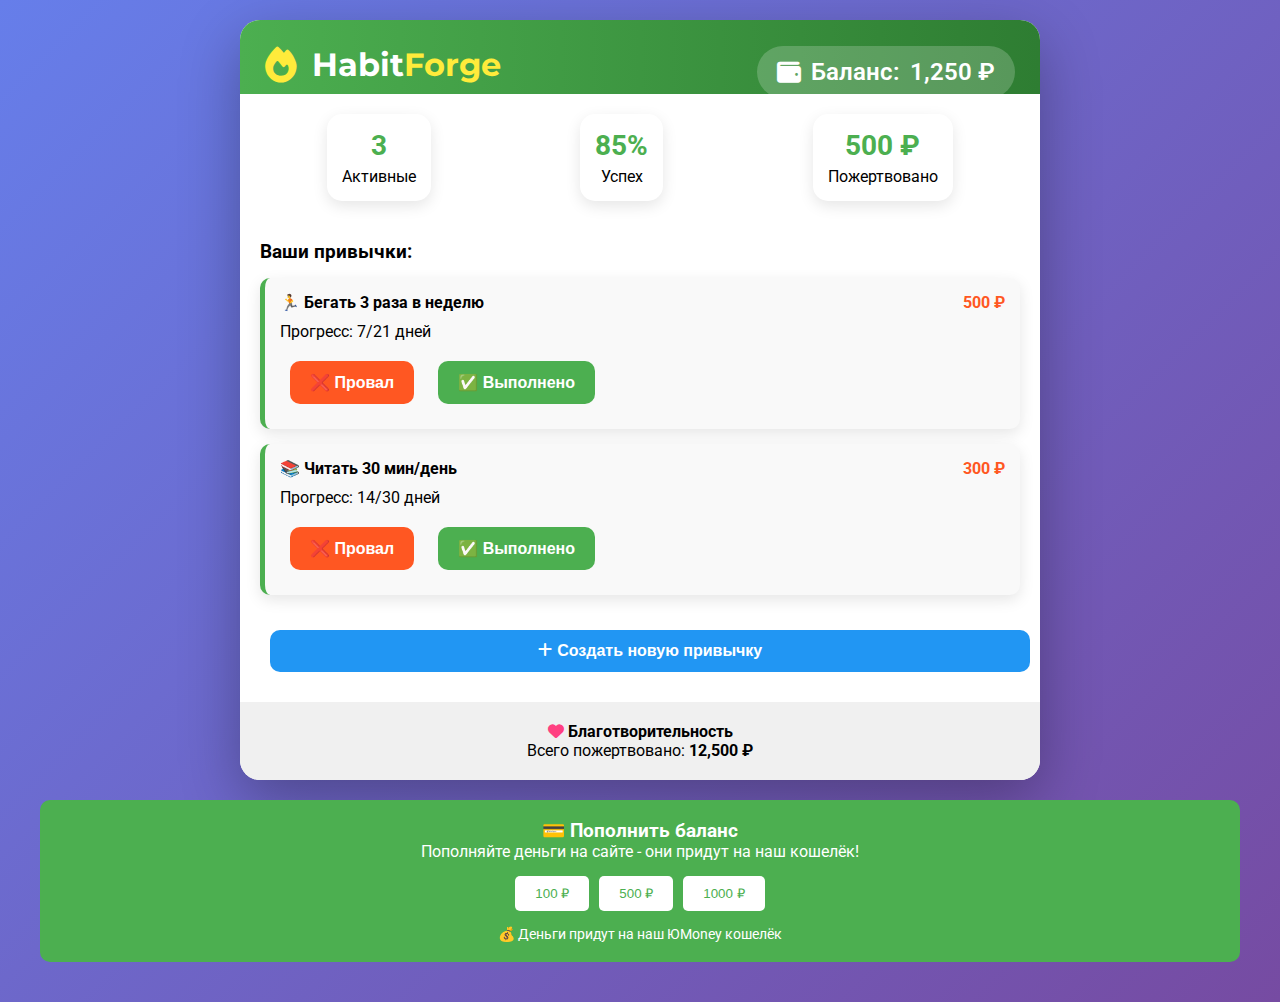
<file: HabitForge Web/index.html>
<!DOCTYPE html>
<html lang="ru">
<head>
    <meta charset="UTF-8">
    <meta name="viewport" content="width=device-width, initial-scale=1.0">
    <title>HabitForge - Трекер привычек</title>
    <link rel="stylesheet" href="style.css">
    <link rel="stylesheet" href="https://cdnjs.cloudflare.com/ajax/libs/font-awesome/6.4.0/css/all.min.css">
    <link href="https://fonts.googleapis.com/css2?family=Montserrat:wght@400;600;700&family=Roboto:wght@300;400&display=swap" rel="stylesheet">
    <style>
        /* Простые стили для начала */
        * { margin: 0; padding: 0; box-sizing: border-box; }
        body { 
            font-family: 'Roboto', sans-serif; 
            background: linear-gradient(135deg, #667eea 0%, #764ba2 100%);
            min-height: 100vh;
            padding: 20px;
        }
        .app {
            max-width: 800px;
            margin: 0 auto;
            background: white;
            border-radius: 20px;
            overflow: hidden;
            box-shadow: 0 20px 60px rgba(0,0,0,0.3);
        }
        .header {
            background: linear-gradient(to right, #4CAF50, #2E7D32);
            color: white;
            padding: 25px;
            text-align: center;
        }
        .logo {
            display: flex;
            align-items: center;
            justify-content: center;
            gap: 15px;
            margin-bottom: 15px;
        }
        .logo i { font-size: 36px; color: #FFEB3B; }
        .logo h1 { font-size: 32px; font-weight: 700; }
        .balance {
            font-size: 24px;
            font-weight: 600;
        }
        .stats {
            display: flex;
            justify-content: space-around;
            padding: 20px;
            background: white;
        }
        .stat-card {
            text-align: center;
            padding: 15px;
        }
        .stat-number {
            font-size: 28px;
            font-weight: 700;
            color: #4CAF50;
        }
        .habits-list {
            padding: 20px;
        }
        .habit-card {
            background: #f9f9f9;
            border-radius: 10px;
            padding: 15px;
            margin-bottom: 15px;
            border-left: 5px solid #4CAF50;
        }
        .btn {
            padding: 12px 20px;
            background: #FF5722;
            color: white;
            border: none;
            border-radius: 10px;
            font-size: 16px;
            font-weight: 600;
            cursor: pointer;
            margin: 10px;
        }
    </style>
</head>
<body>
    <div class="app">
        <!-- Шапка -->
        <header class="header">
            <div class="logo">
                <i class="fas fa-fire"></i>
                <h1>Habit<span style="color:#FFEB3B">Forge</span></h1>
            </div>
            <div class="balance">
                <i class="fas fa-wallet"></i>
                Баланс: <span id="balance">1,250 ₽</span>
            </div>
        </header>

        <!-- Статистика -->
        <div class="stats">
            <div class="stat-card">
                <div class="stat-number">3</div>
                <div>Активные</div>
            </div>
            <div class="stat-card">
                <div class="stat-number">85%</div>
                <div>Успех</div>
            </div>
            <div class="stat-card">
                <div class="stat-number">500 ₽</div>
                <div>Пожертвовано</div>
            </div>
        </div>

        <!-- Привычки -->
        <div class="habits-list">
            <h3 style="margin-bottom: 15px;">Ваши привычки:</h3>
            
            <div class="habit-card">
                <div style="display: flex; justify-content: space-between; margin-bottom: 10px;">
                    <strong>🏃 Бегать 3 раза в неделю</strong>
                    <strong style="color:#FF5722">500 ₽</strong>
                </div>
                <div>Прогресс: 7/21 дней</div>
                <div style="margin-top: 10px;">
                    <button class="btn" onclick="alert('Провал! Деньги пойдут на благотворительность')">
                        ❌ Провал
                    </button>
                    <button class="btn" style="background:#4CAF50" onclick="alert('Успех! Деньги возвращены')">
                        ✅ Выполнено
                    </button>
                </div>
            </div>

            <div class="habit-card">
                <div style="display: flex; justify-content: space-between; margin-bottom: 10px;">
                    <strong>📚 Читать 30 мин/день</strong>
                    <strong style="color:#FF5722">300 ₽</strong>
                </div>
                <div>Прогресс: 14/30 дней</div>
                <div style="margin-top: 10px;">
                    <button class="btn" onclick="alert('Провал! Деньги пойдут на благотворительность')">
                        ❌ Провал
                    </button>
                    <button class="btn" style="background:#4CAF50" onclick="alert('Успех! Деньги возвращены')">
                        ✅ Выполнено
                    </button>
                </div>
            </div>

            <button class="btn" style="width:100%; background:#2196F3; margin-top: 20px;">
                <i class="fas fa-plus"></i> Создать новую привычку
            </button>
        </div>

        <!-- Благотворительность -->
        <div style="background:#f0f0f0; padding:20px; text-align:center;">
            <h4><i class="fas fa-heart" style="color:#FF4081"></i> Благотворительность</h4>
            <p>Всего пожертвовано: <strong>12,500 ₽</strong></p>
        </div>
    </div>

    <script>
        // Простые функции
        function addMoney() {
            let amount = prompt("Сколько добавить денег? (₽)", "1000");
            if (amount) {
                document.getElementById('balance').textContent = 
                    (1250 + parseInt(amount)) + ' ₽';
                alert('Баланс пополнен на ' + amount + ' ₽');
            }
        }
        
        // Обновляем баланс при клике
        document.querySelector('.balance').onclick = addMoney;
        
        // Сообщение при загрузке
        console.log('HabitForge загружен!');
    </script>
</body>
</html>
<!-- ПРОСТАЯ КНОПКА ДЛЯ ОПЛАТЫ -->
<div style="background: #4CAF50; color: white; padding: 20px; margin: 20px; border-radius: 10px; text-align: center;">
    <h3>💳 Пополнить баланс</h3>
    <p>Пополняйте деньги на сайте - они придут на наш кошелёк!</p>
    
    <div style="display: flex; gap: 10px; justify-content: center; margin: 15px 0;">
        <button onclick="pay(100)" style="padding: 10px 20px; background: white; color: #4CAF50; border: none; border-radius: 5px; cursor: pointer;">
            100 ₽
        </button>
        <button onclick="pay(500)" style="padding: 10px 20px; background: white; color: #4CAF50; border: none; border-radius: 5px; cursor: pointer;">
            500 ₽
        </button>
        <button onclick="pay(1000)" style="padding: 10px 20px; background: white; color: #4CAF50; border: none; border-radius: 5px; cursor: pointer;">
            1000 ₽
        </button>
    </div>
    
    <p style="font-size: 14px;">💰 Деньги придут на наш ЮMoney кошелёк</p>
</div>

<script>
// ВАЖНО: ЗАМЕНИТЕ ЭТОТ НОМЕР НА СВОЙ!
const MY_WALLET = '4100119431678402';

function pay(amount) {
    // Создаем ссылку для оплаты
    const link = `https://yoomoney.ru/quickpay/confirm?receiver=${MY_WALLET}&sum=${amount}&formcomment=Пополнение баланса`;
    
    // Открываем в новом окне
    window.open(link, '_blank');
    
    // Сообщение пользователю
    alert(`Открылась страница оплаты. Оплатите ${amount} ₽ и деньги придут к нам!`);
}
</script>
</file>
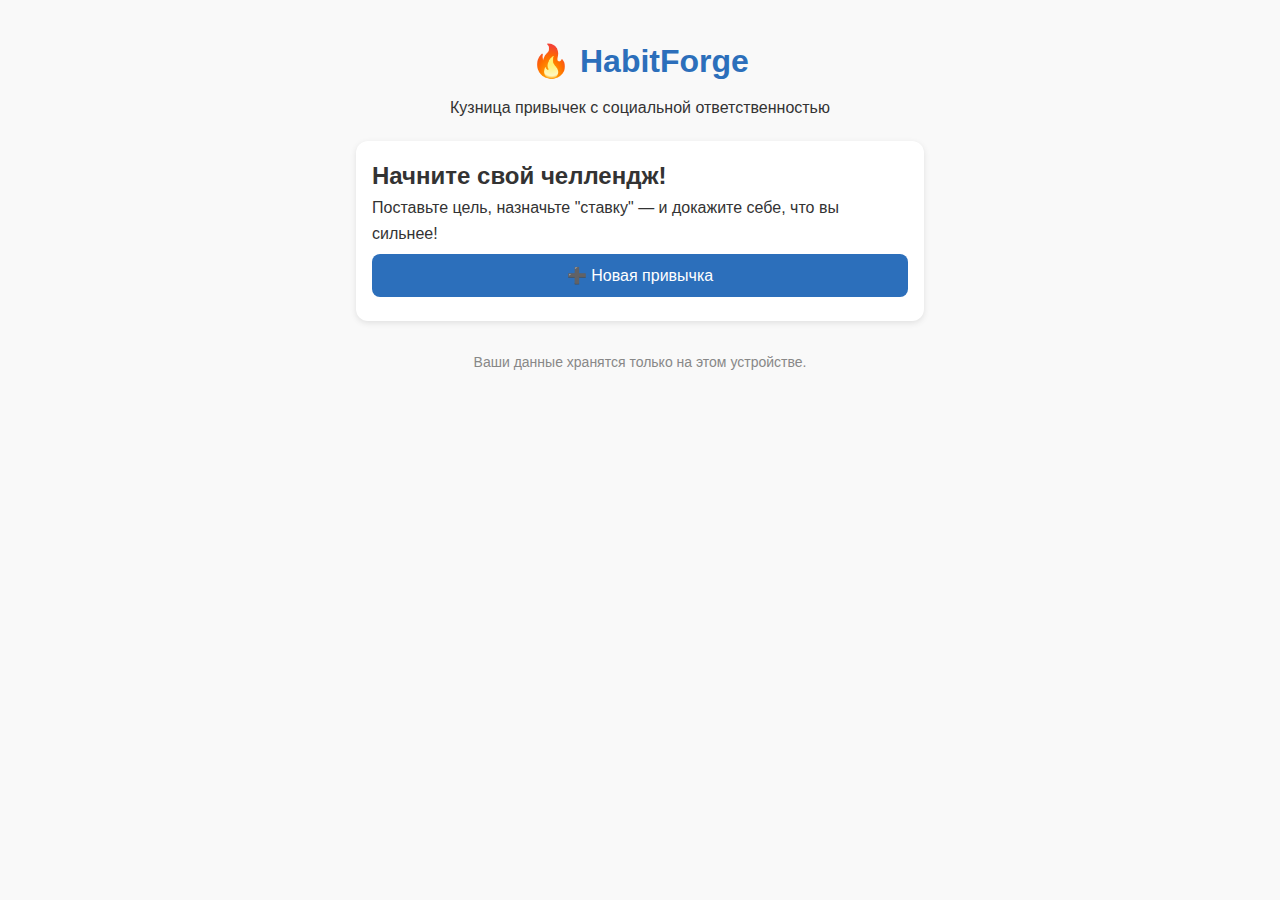
<file: Qwen_html_20251218_cc8ocdenq.html>
<!DOCTYPE html>
<html lang="ru">
<head>
  <meta charset="UTF-8" />
  <meta name="viewport" content="width=device-width, initial-scale=1.0"/>
  <title>HabitForge — Кузница Привычек</title>
  <meta name="description" content="Игровой трекер привычек с социальной ответственностью">
  <!-- Иконка для "установки" на телефон -->
  <link rel="manifest" href="#"/>
  <style>
    :root {
      --primary: #2c6fbb;
      --danger: #d32f2f;
      --success: #388e3c;
      --light: #f9f9f9;
      --dark: #333;
    }
    * {
      box-sizing: border-box;
      margin: 0;
      padding: 0;
    }
    body {
      font-family: -apple-system, BlinkMacSystemFont, 'Segoe UI', Roboto, sans-serif;
      line-height: 1.6;
      background-color: var(--light);
      color: var(--dark);
      padding: 16px;
      max-width: 600px;
      margin: 0 auto;
    }
    header {
      text-align: center;
      margin: 20px 0;
    }
    h1 {
      color: var(--primary);
      margin-bottom: 8px;
    }
    .card {
      background: white;
      border-radius: 12px;
      padding: 16px;
      margin: 16px 0;
      box-shadow: 0 2px 6px rgba(0,0,0,0.1);
    }
    button {
      background: var(--primary);
      color: white;
      border: none;
      padding: 12px 16px;
      border-radius: 8px;
      font-size: 16px;
      cursor: pointer;
      width: 100%;
      margin: 8px 0;
    }
    button:disabled {
      background: #ccc;
      cursor: not-allowed;
    }
    button.danger {
      background: var(--danger);
    }
    button.success {
      background: var(--success);
    }
    input, select {
      width: 100%;
      padding: 12px;
      margin: 8px 0;
      border: 1px solid #ddd;
      border-radius: 8px;
      font-size: 16px;
    }
    .progress {
      height: 12px;
      background: #eee;
      border-radius: 6px;
      margin: 12px 0;
      overflow: hidden;
    }
    .progress-bar {
      height: 100%;
      background: var(--primary);
      transition: width 0.3s;
    }
    .hidden {
      display: none;
    }
    footer {
      text-align: center;
      margin-top: 30px;
      color: #888;
      font-size: 14px;
    }
  </style>
</head>
<body>

  <header>
    <h1>🔥 HabitForge</h1>
    <p>Кузница привычек с социальной ответственностью</p>
  </header>

  <!-- Экран: Нет активного челленджа -->
  <div id="screen-start" class="card">
    <h2>Начните свой челлендж!</h2>
    <p>Поставьте цель, назначьте "ставку" — и докажите себе, что вы сильнее!</p>
    <button id="btn-new">➕ Новая привычка</button>
  </div>

  <!-- Экран: Создание челленджа -->
  <div id="screen-create" class="card hidden">
    <h2>Создайте челлендж</h2>
    <input type="text" id="habit-input" placeholder="Например: Бегать 3 раза в неделю" maxlength="100">
    <input type="number" id="bet-input" placeholder="Ваша ставка (₽)" min="0" value="500">
    <select id="mode-select">
      <option value="charity">В случае срыва — на благотворительность</option>
      <option value="pot">В случае срыва — в общий котёл (розыгрыш)</option>
    </select>
    <button id="btn-create-confirm">✅ Начать челлендж</button>
    <button id="btn-create-cancel">Отмена</button>
  </div>

  <!-- Экран: Активный челлендж -->
  <div id="screen-active" class="card hidden">
    <h2 id="active-habit-title"></h2>
    <p>Ставка: <strong id="active-bet"></strong> ₽</p>
    <p>Режим: <span id="active-mode"></span></p>
    
    <div>Дней: <span id="days-done">0</span> / <span id="days-total">7</span></div>
    <div class="progress">
      <div class="progress-bar" id="progress-bar" style="width: 0%"></div>
    </div>

    <button id="btn-mark-done" class="success">✅ Выполнил сегодня</button>
    <button id="btn-give-up" class="danger">💀 Сдаться (отправить ставку)</button>
    <button id="btn-active-cancel">Назад</button>
  </div>

  <!-- Экран: Итог -->
  <div id="screen-result" class="card hidden">
    <h2 id="result-title"></h2>
    <p id="result-text"></p>
    <button id="btn-new-again">Начать новый челлендж</button>
  </div>

  <footer>
    Ваши данные хранятся только на этом устройстве.
  </footer>

  <script>
    // === Хранилище ===
    let currentHabit = JSON.parse(localStorage.getItem('habitforge-habit')) || null;

    // === DOM элементы ===
    const screens = {
      start: document.getElementById('screen-start'),
      create: document.getElementById('screen-create'),
      active: document.getElementById('screen-active'),
      result: document.getElementById('screen-result'),
    };
    const btnNew = document.getElementById('btn-new');
    const btnCreateConfirm = document.getElementById('btn-create-confirm');
    const btnCreateCancel = document.getElementById('btn-create-cancel');
    const btnMarkDone = document.getElementById('btn-mark-done');
    const btnGiveUp = document.getElementById('btn-give-up');
    const btnActiveCancel = document.getElementById('btn-active-cancel');
    const btnNewAgain = document.getElementById('btn-new-again');

    // === Переключение экранов ===
    function showScreen(name) {
      Object.values(screens).forEach(s => s.classList.add('hidden'));
      screens[name].classList.remove('hidden');
    }

    // === Инициализация ===
    function init() {
      if (currentHabit && currentHabit.isActive) {
        renderActiveHabit();
        showScreen('active');
      } else {
        showScreen('start');
      }
    }

    // === Создание челленджа ===
    btnNew.onclick = () => showScreen('create');
    btnCreateCancel.onclick = () => showScreen('start');
    btnActiveCancel.onclick = () => showScreen('start');

    btnCreateConfirm.onclick = () => {
      const habitText = document.getElementById('habit-input').value.trim();
      const bet = parseInt(document.getElementById('bet-input').value) || 0;
      const mode = document.getElementById('mode-select').value;

      if (!habitText) {
        alert('Введите цель!');
        return;
      }

      currentHabit = {
        title: habitText,
        bet,
        mode,
        startDate: new Date().toISOString().split('T')[0],
        daysDone: 0,
        totalDays: 7,
        isActive: true,
        lastMarked: null, // чтобы не отметить дважды в день
      };
      saveHabit();
      renderActiveHabit();
      showScreen('active');
    };

    // === Отметить выполнение ===
    btnMarkDone.onclick = () => {
      const today = new Date().toISOString().split('T')[0];
      if (currentHabit.lastMarked === today) {
        alert('Вы уже отметили сегодня!');
        return;
      }
      currentHabit.daysDone++;
      currentHabit.lastMarked = today;
      if (currentHabit.daysDone >= currentHabit.totalDays) {
        // Успех!
        showResult(true);
        currentHabit.isActive = false;
      } else {
        saveHabit();
        renderActiveHabit();
      }
    };

    // === Сдаться ===
    btnGiveUp.onclick = () => {
      if (confirm('Вы уверены? Ставка будет "потеряна".')) {
        showResult(false);
        currentHabit.isActive = false;
        saveHabit();
      }
    };

    // === Показать итог ===
    function showResult(success) {
      const title = success ? '🎉 Успех!' : '💀 Срыв';
      let text = success
        ? `Вы завершили челлендж «${currentHabit.title}»!`
        : `Челлендж не завершён. ${currentHabit.bet} ₽ (виртуально) `;
      
      if (!success) {
        text += currentHabit.mode === 'charity'
          ? 'отправлены на благотворительность. ❤️'
          : 'ушли в общий котёл. 🎲';
      }

      document.getElementById('result-title').textContent = title;
      document.getElementById('result-text').textContent = text;
      showScreen('result');
    }

    btnNewAgain.onclick = () => {
      currentHabit = null;
      localStorage.removeItem('habitforge-habit');
      showScreen('start');
    };

    // === Отображение активного челленджа ===
    function renderActiveHabit() {
      document.getElementById('active-habit-title').textContent = currentHabit.title;
      document.getElementById('active-bet').textContent = currentHabit.bet;
      document.getElementById('active-mode').textContent =
        currentHabit.mode === 'charity' ? 'Благотворительность' : 'Общий котёл';
      
      const done = currentHabit.daysDone;
      const total = currentHabit.totalDays;
      document.getElementById('days-done').textContent = done;
      document.getElementById('days-total').textContent = total;
      document.getElementById('progress-bar').style.width = (done / total * 100) + '%';
    }

    // === Сохранение ===
    function saveHabit() {
      localStorage.setItem('habitforge-habit', JSON.stringify(currentHabit));
    }

    // === Запуск ===
    init();
  </script>
</body>
</html>
</file>
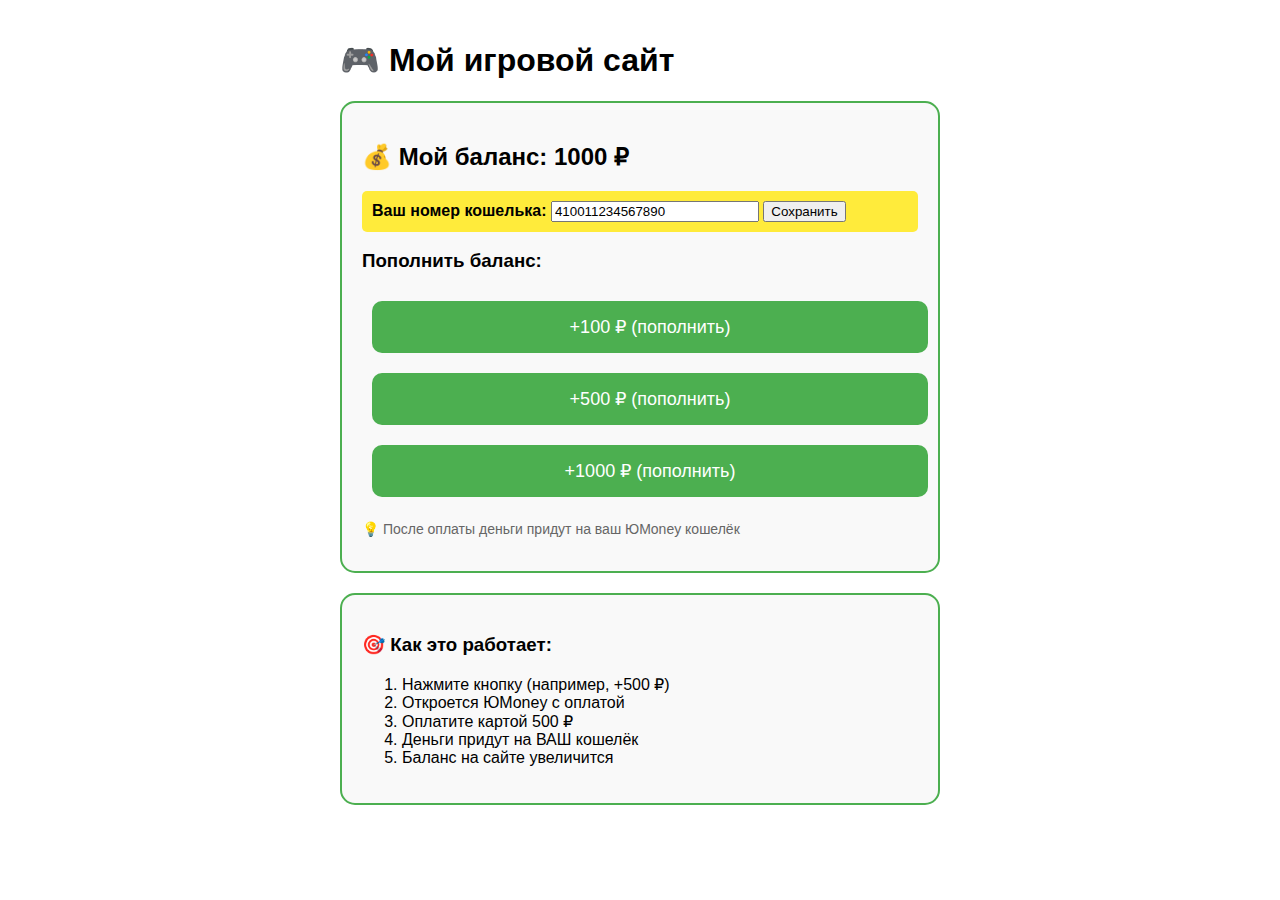
<file: HabitForge Web/money.html>
<!DOCTYPE html>
<html>
<head>
    <title>Мой сайт с оплатой</title>
    <style>
        body {
            font-family: Arial;
            max-width: 600px;
            margin: 0 auto;
            padding: 20px;
        }
        .card {
            background: #f9f9f9;
            padding: 20px;
            border-radius: 15px;
            margin: 20px 0;
            border: 2px solid #4CAF50;
        }
        .btn {
            background: #4CAF50;
            color: white;
            border: none;
            padding: 15px;
            border-radius: 10px;
            font-size: 18px;
            cursor: pointer;
            margin: 10px;
            width: 100%;
        }
        .wallet-info {
            background: #FFEB3B;
            padding: 10px;
            border-radius: 5px;
            margin: 10px 0;
        }
    </style>
</head>
<body>
    <h1>🎮 Мой игровой сайт</h1>
    
    <div class="card">
        <h2>💰 Мой баланс: <span id="myMoney">1000</span> ₽</h2>
        
        <div class="wallet-info">
            <strong>Ваш номер кошелька:</strong>
            <input type="text" id="walletNumber" value="410011234567890" style="width: 200px;">
            <button onclick="saveWallet()">Сохранить</button>
        </div>
        
        <h3>Пополнить баланс:</h3>
        
        <button class="btn" onclick="addMoney(100)">
            +100 ₽ (пополнить)
        </button>
        
        <button class="btn" onclick="addMoney(500)">
            +500 ₽ (пополнить)
        </button>
        
        <button class="btn" onclick="addMoney(1000)">
            +1000 ₽ (пополнить)
        </button>
        
        <p style="color: #666; font-size: 14px;">
            💡 После оплаты деньги придут на ваш ЮMoney кошелёк
        </p>
    </div>
    
    <div class="card">
        <h3>🎯 Как это работает:</h3>
        <ol>
            <li>Нажмите кнопку (например, +500 ₽)</li>
            <li>Откроется ЮMoney с оплатой</li>
            <li>Оплатите картой 500 ₽</li>
            <li>Деньги придут на ВАШ кошелёк</li>
            <li>Баланс на сайте увеличится</li>
        </ol>
    </div>

    <script>
        // Номер кошелька (ЗАМЕНИТЕ НА СВОЙ!)
        let myWallet = '4100119431678402';
        
        // Баланс пользователя
        let userBalance = 1000;
        
        // Сохранить номер кошелька
        function saveWallet() {
            myWallet = document.getElementById('walletNumber').value;
            alert('Номер кошелька сохранён: ' + myWallet);
        }
        
        // Пополнить баланс
        function addMoney(amount) {
            // Создаём ссылку для оплаты
            const payLink = `https://yoomoney.ru/quickpay/confirm?receiver=${myWallet}&sum=${amount}&formcomment=Пополнение+баланса`;
            
            // Открываем в новом окне
            const newWindow = window.open(payLink, '_blank');
            
            // Сообщение
            alert(`💳 Оплатите ${amount} ₽ в открывшемся окне\n💰 Деньги придут на кошелёк: ${myWallet}`);
            
            // Спросить через 10 секунд, оплатил ли
            setTimeout(() => {
                if (confirm('Вы уже оплатили?')) {
                    // Увеличиваем баланс
                    userBalance += amount;
                    document.getElementById('myMoney').textContent = userBalance;
                    alert(`✅ Баланс пополнен на ${amount} ₽!\nТеперь у вас: ${userBalance} ₽`);
                }
            }, 10000);
        }
        
        // Показываем инструкцию при загрузке
        window.onload = function() {
            alert('💡 Замените номер кошелька на СВОЙ из ЮMoney!');
        }
    </script>
</body>
</html>
</file>
<file: HabitForge Web/style.css>
/* Основные стили */
* {
    margin: 0;
    padding: 0;
    box-sizing: border-box;
}

body {
    font-family: 'Roboto', sans-serif;
    background: linear-gradient(135deg, #667eea 0%, #764ba2 100%);
    min-height: 100vh;
    padding: 20px;
}

.app {
    max-width: 800px;
    margin: 0 auto;
    background: white;
    border-radius: 20px;
    box-shadow: 0 20px 60px rgba(0,0,0,0.3);
    overflow: hidden;
}

/* Шапка */
.header {
    background: linear-gradient(to right, #4CAF50, #2E7D32);
    color: white;
    padding: 25px;
    display: flex;
    justify-content: space-between;
    align-items: center;
    position: relative;
}

.logo {
    display: flex;
    align-items: center;
    gap: 15px;
}

.logo i {
    font-size: 36px;
    color: #FFEB3B;
}

.logo h1 {
    font-family: 'Montserrat', sans-serif;
    font-size: 32px;
    font-weight: 700;
}

.balance {
    display: flex;
    align-items: center;
    gap: 10px;
    background: rgba(255,255,255,0.2);
    padding: 12px 20px;
    border-radius: 50px;
    font-size: 20px;
    font-weight: 600;
    cursor: pointer;
    transition: transform 0.2s;
}

.balance:hover {
    transform: scale(1.05);
}

/* Статистика */
.stats {
    display: grid;
    grid-template-columns: repeat(3, 1fr);
    gap: 15px;
    padding: 20px;
    margin-top: -30px;
    position: relative;
    z-index: 1;
}

.stat-card {
    background: white;
    padding: 20px;
    border-radius: 15px;
    text-align: center;
    box-shadow: 0 5px 15px rgba(0,0,0,0.1);
    transition: transform 0.3s;
}

.stat-card:hover {
    transform: translateY(-5px);
}

.stat-number {
    font-size: 32px;
    font-weight: 700;
    color: #4CAF50;
    margin-bottom: 5px;
}

/* Привычки */
.habits-list {
    padding: 20px;
}

.habit-card {
    background: white;
    border-radius: 15px;
    padding: 20px;
    margin-bottom: 15px;
    box-shadow: 0 5px 15px rgba(0,0,0,0.1);
    border-left: 5px solid #4CAF50;
}

.btn {
    padding: 12px 20px;
    border: none;
    border-radius: 10px;
    font-weight: 600;
    cursor: pointer;
    margin: 5px;
    transition: all 0.3s;
}

.btn:hover {
    opacity: 0.9;
    transform: translateY(-2px);
}

/* Адаптивность */
@media (max-width: 600px) {
    .stats {
        grid-template-columns: 1fr;
    }
    
    .header {
        flex-direction: column;
        gap: 20px;
        text-align: center;
    }
    
    .logo {
        justify-content: center;
    }
}
</file>
